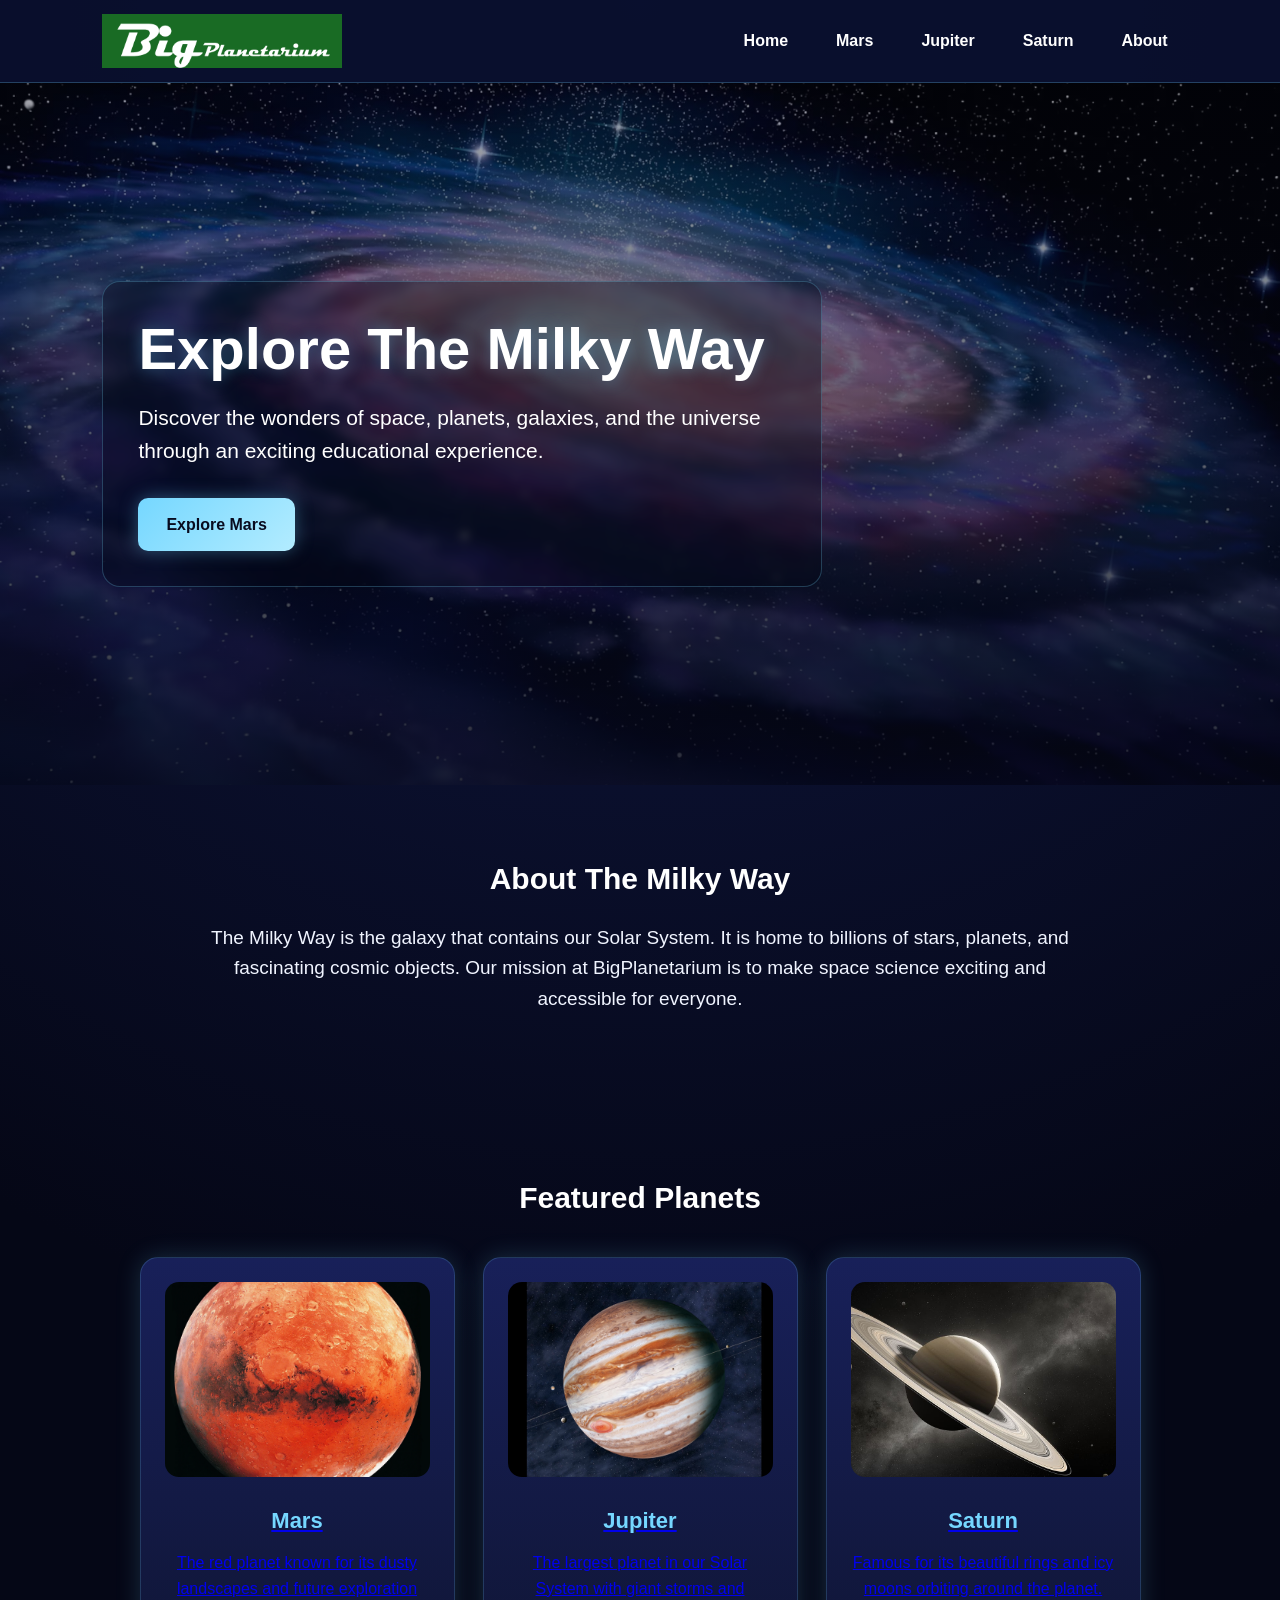
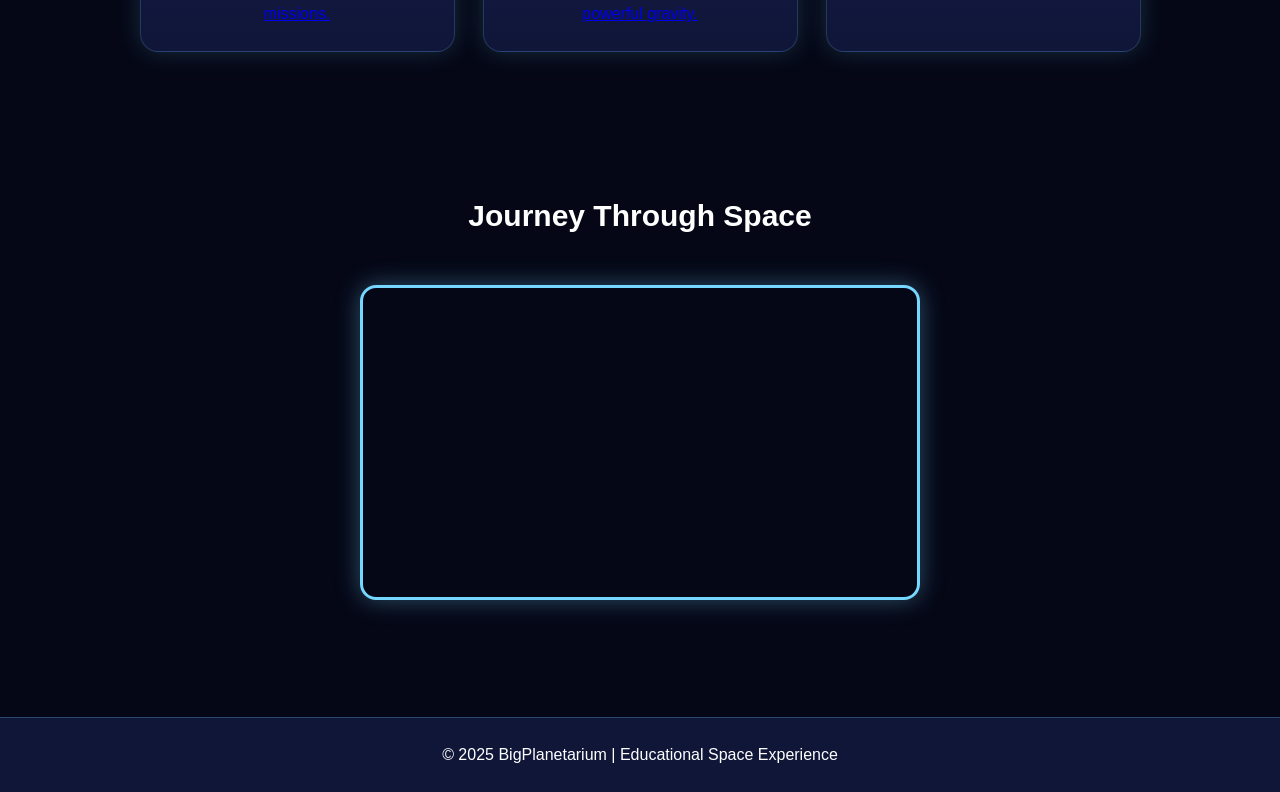
<file: index.html>
<!DOCTYPE html>
<html lang="en">

<head>
    <meta charset="UTF-8">
    <meta name="viewport" content="width=device-width, initial-scale=1.0">
    <title>BigPlanetarium</title>
    <link rel="stylesheet" href="style.css">
</head>

<body>

    <header>
        <nav class="navbar">
            <div class="logo">
                <img src="images/logo.png" alt="BigPlanetarium Logo">
            </div>

            <ul class="nav-links">
                <li><a href="index.html">Home</a></li>
                <li><a href="mars.html">Mars</a></li>
                <li><a href="jupiter.html">Jupiter</a></li>
                <li><a href="saturn.html">Saturn</a></li>
                <li><a href="about.html">About</a></li>
            </ul>
        </nav>
    </header>

    <main>

        <section class="hero">
            <div class="hero-content">
                <h1>Explore The Milky Way</h1>

                <p>
                    Discover the wonders of space, planets, galaxies,
                    and the universe through an exciting educational experience.
                </p>

                <a href="mars.html" class="btn">Explore Mars</a>
            </div>
        </section>

        <section class="about">
            <h2>About The Milky Way</h2>

            <p>
                The Milky Way is the galaxy that contains our Solar System.
                It is home to billions of stars, planets, and fascinating cosmic objects.
                Our mission at BigPlanetarium is to make space science exciting and accessible for everyone.
            </p>
        </section>

        <section class="planets">
            <h2>Featured Planets</h2>

            <div class="planet-container">

                <a href="mars.html" class="planet-card">
                    <img src="images/mars.jpg" alt="Planet Mars">
                    <h3>Mars</h3>
                    <p>The red planet known for its dusty landscapes and future exploration missions.</p>
                </a>

                <a href="jupiter.html" class="planet-card">
                    <img src="images/jupiter.jpg" alt="Planet Jupiter">
                    <h3>Jupiter</h3>
                    <p>The largest planet in our Solar System with giant storms and powerful gravity.</p>
                </a>

                <a href="saturn.html" class="planet-card">
                    <img src="images/saturn.jpg" alt="Planet Saturn">
                    <h3>Saturn</h3>
                    <p>Famous for its beautiful rings and icy moons orbiting around the planet.</p>
                </a>

            </div>
        </section>

        <section class="video-section">
            <h2>Journey Through Space</h2>

            <iframe width="560" height="315"
                src="https://www.youtube.com/embed/libKVRa01L8"
                title="Space Video"
                allowfullscreen>
            </iframe>
        </section>

    </main>

    <footer>
        <p>© 2025 BigPlanetarium | Educational Space Experience</p>
    </footer>

    <script src="script.js"></script>

</body>
</html>
</file>
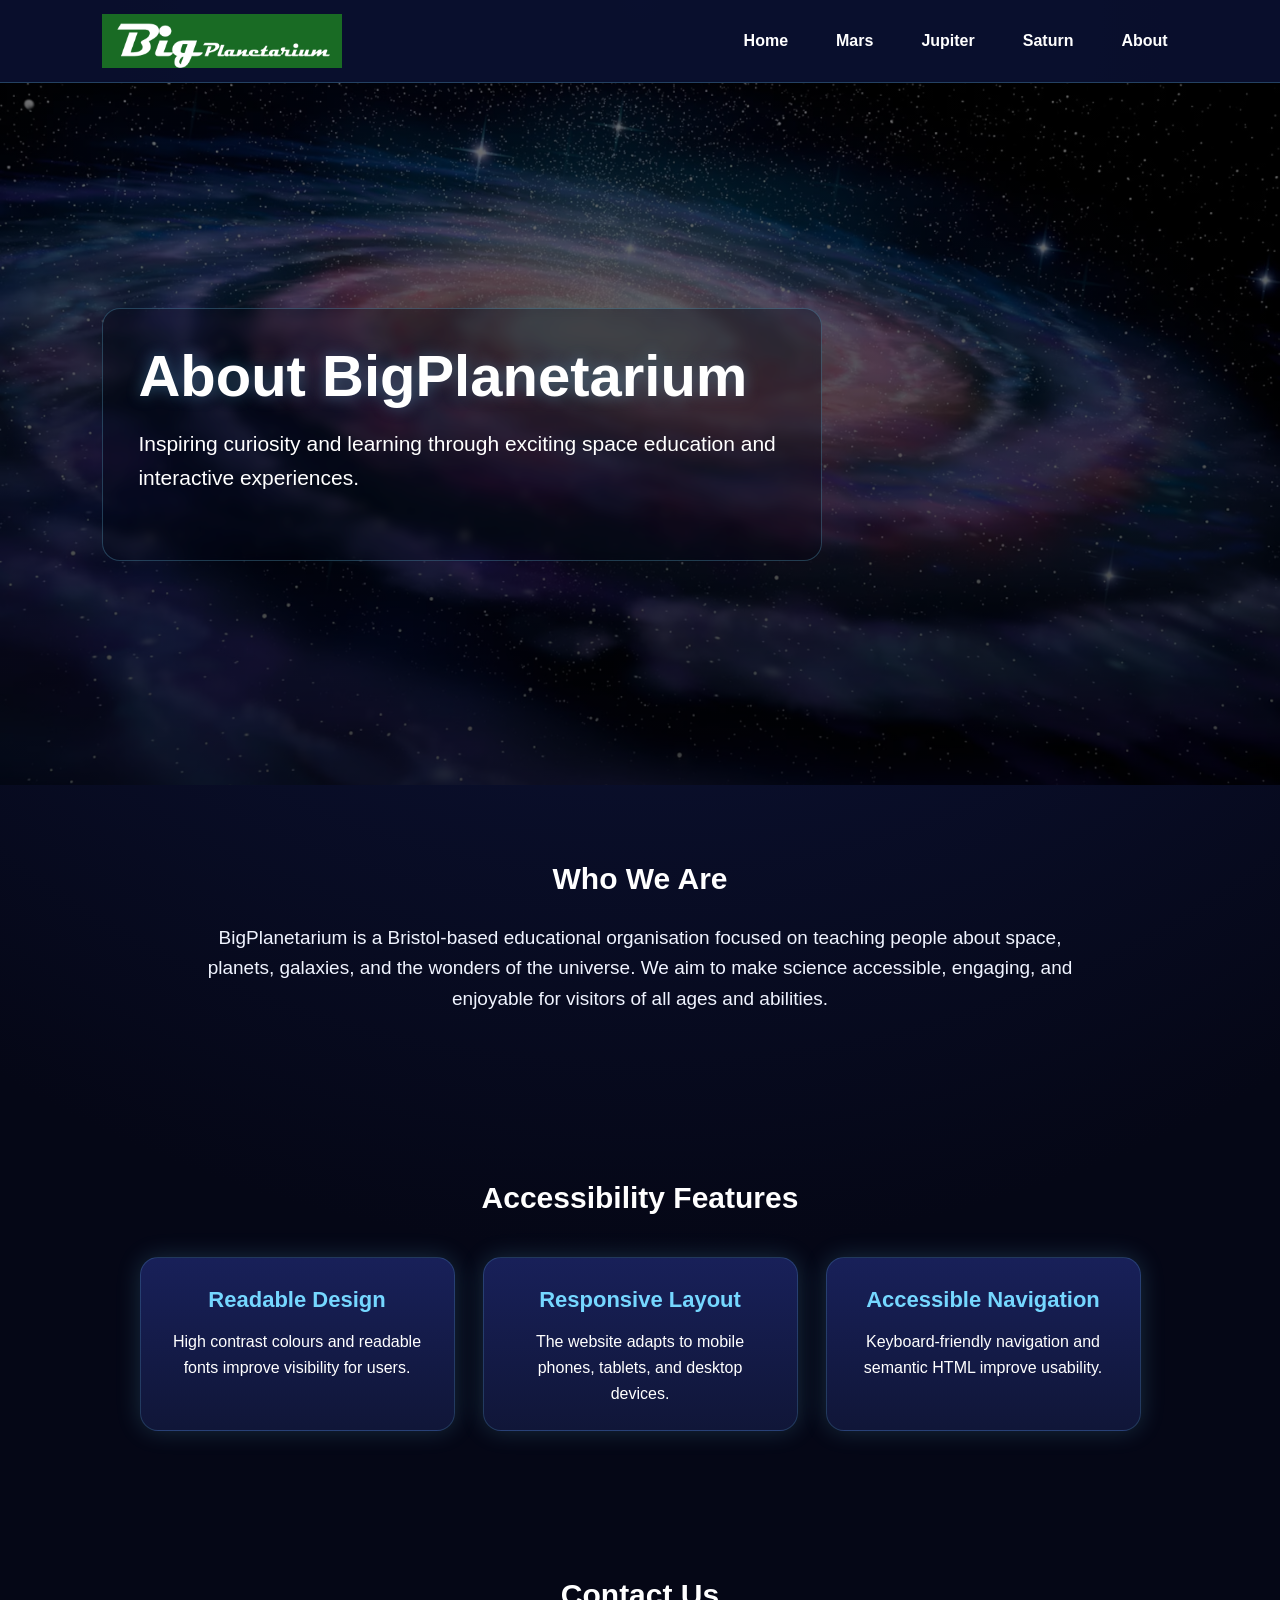
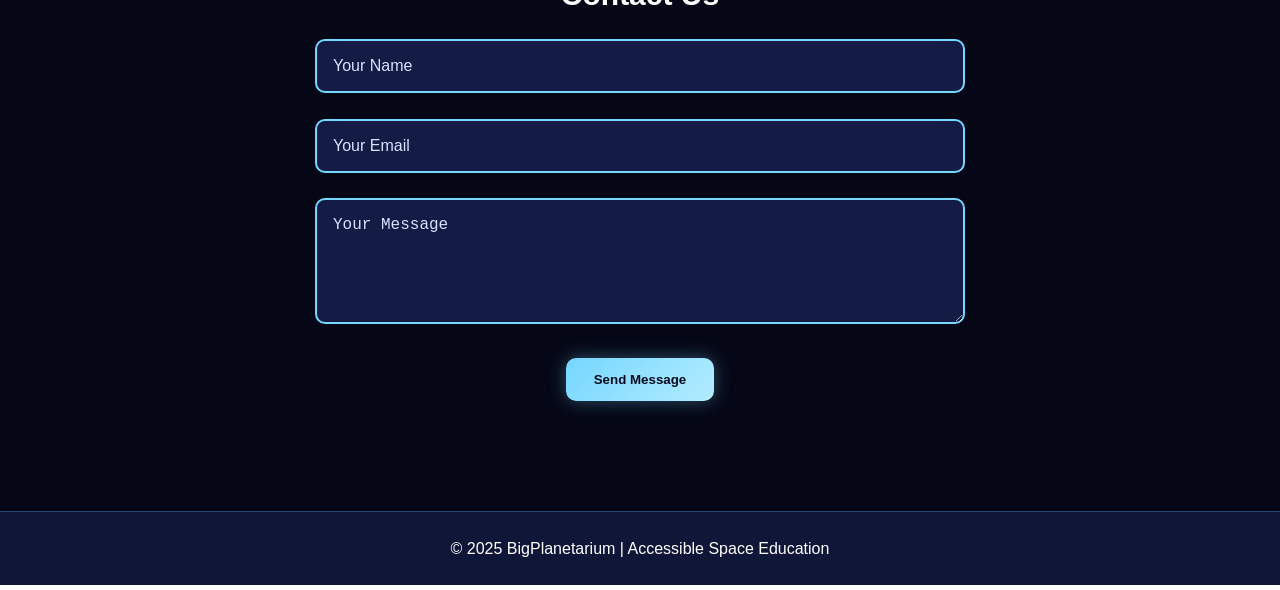
<file: about.html>
<!DOCTYPE html>
<html lang="en">

<head>
    <meta charset="UTF-8">
    <meta name="viewport" content="width=device-width, initial-scale=1.0">
    <title>About | BigPlanetarium</title>
    <link rel="stylesheet" href="style.css">
</head>

<body>

    <header>
        <nav class="navbar">
            <div class="logo">
                <img src="images/logo.png" alt="BigPlanetarium Logo">
            </div>

            <ul class="nav-links">
                <li><a href="index.html">Home</a></li>
                <li><a href="mars.html">Mars</a></li>
                <li><a href="jupiter.html">Jupiter</a></li>
                <li><a href="saturn.html">Saturn</a></li>
                <li><a href="about.html">About</a></li>
            </ul>
        </nav>
    </header>

    <main>

        <section class="hero"
            style="background-image: linear-gradient(rgba(0,0,0,0.55), rgba(0,0,0,0.75)), url('images/milkyway.jpg');">
            <div class="hero-content">
                <h1>About BigPlanetarium</h1>

                <p>
                    Inspiring curiosity and learning through exciting space education and interactive experiences.
                </p>
            </div>
        </section>

        <section class="about">
            <h2>Who We Are</h2>

            <p>
                BigPlanetarium is a Bristol-based educational organisation focused on teaching people about
                space, planets, galaxies, and the wonders of the universe. We aim to make science accessible,
                engaging, and enjoyable for visitors of all ages and abilities.
            </p>
        </section>

        <section class="planets">
            <h2>Accessibility Features</h2>

            <div class="planet-container">

                <div class="planet-card">
                    <h3>Readable Design</h3>
                    <p>High contrast colours and readable fonts improve visibility for users.</p>
                </div>

                <div class="planet-card">
                    <h3>Responsive Layout</h3>
                    <p>The website adapts to mobile phones, tablets, and desktop devices.</p>
                </div>

                <div class="planet-card">
                    <h3>Accessible Navigation</h3>
                    <p>Keyboard-friendly navigation and semantic HTML improve usability.</p>
                </div>

            </div>
        </section>

        <section class="about">
            <h2>Contact Us</h2>

            <form>
                <input type="text" placeholder="Your Name" aria-label="Your Name" required><br><br>

                <input type="email" placeholder="Your Email" aria-label="Your Email" required><br><br>

                <textarea placeholder="Your Message" aria-label="Your Message" rows="5" required></textarea><br><br>

                <button class="btn" type="submit">Send Message</button>
            </form>
        </section>

    </main>

    <footer>
        <p>© 2025 BigPlanetarium | Accessible Space Education</p>
    </footer>

    <script src="script.js"></script>

</body>
</html>
</file>
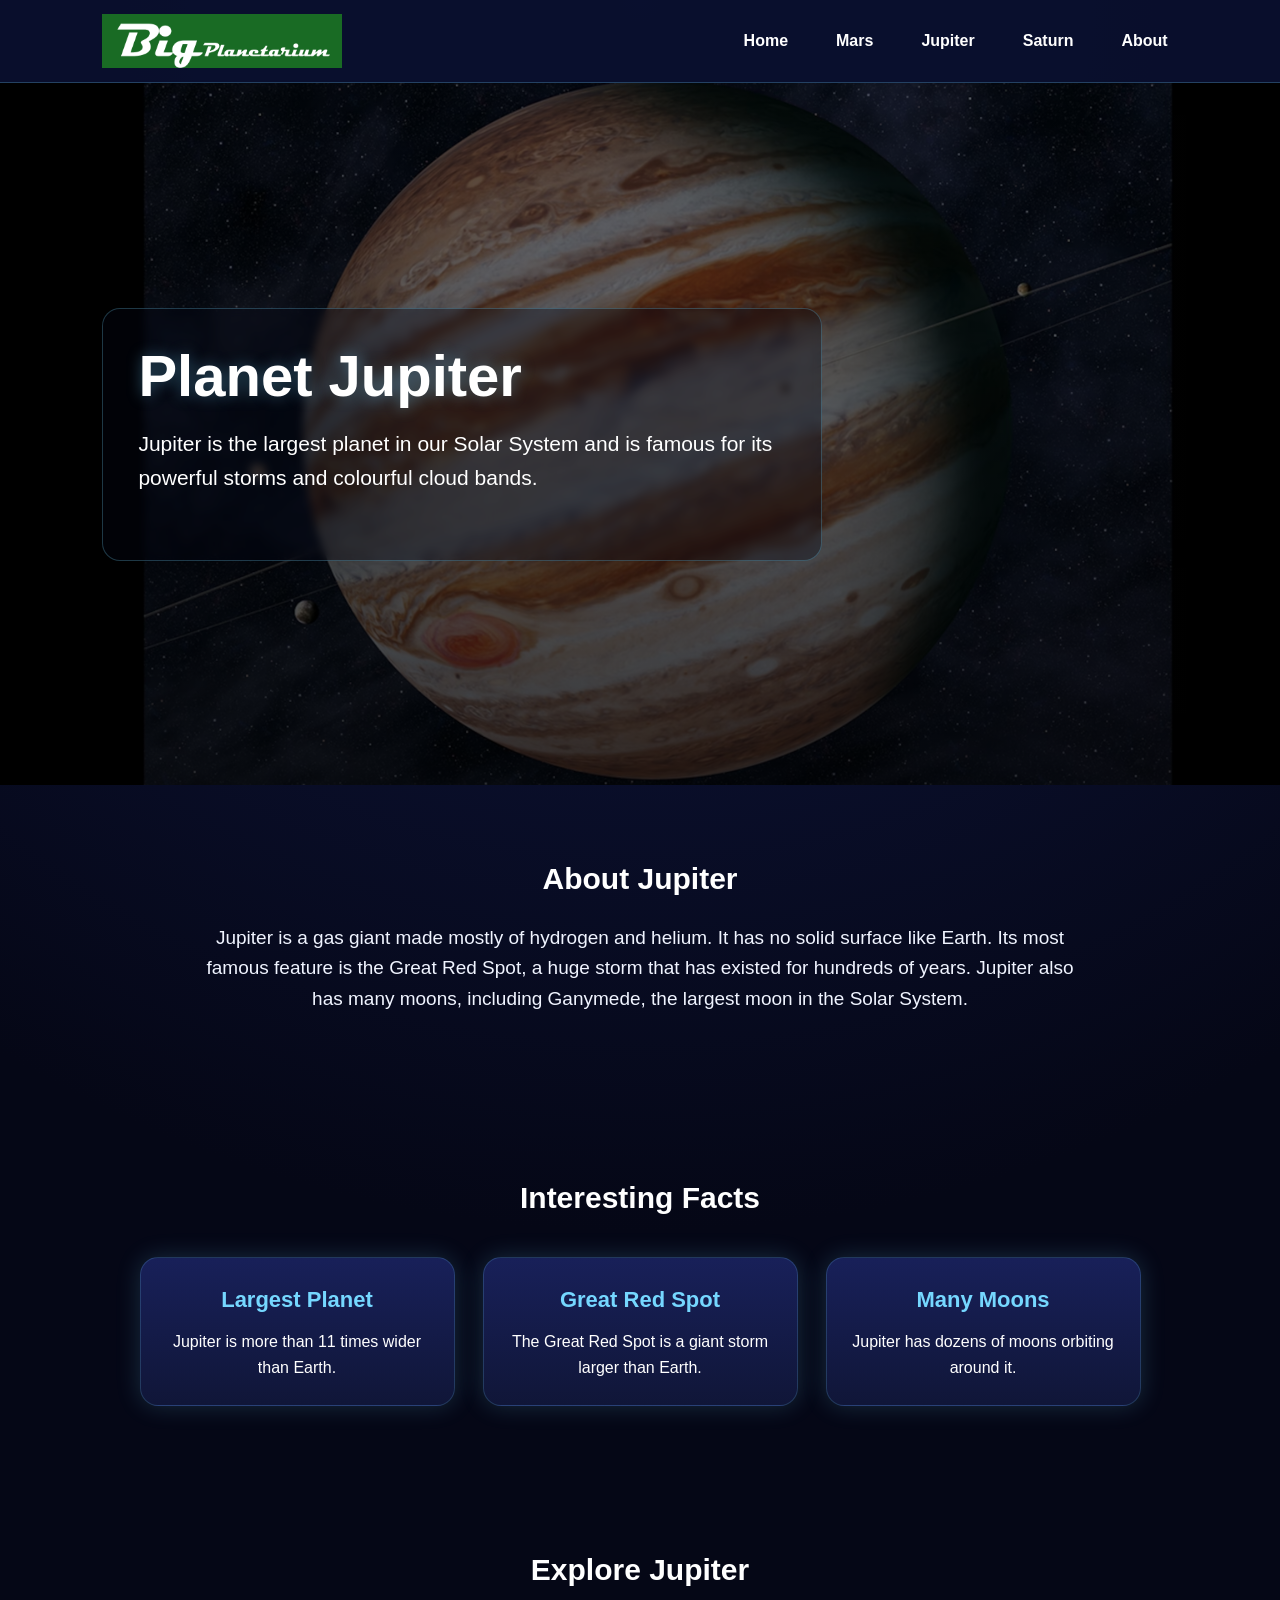
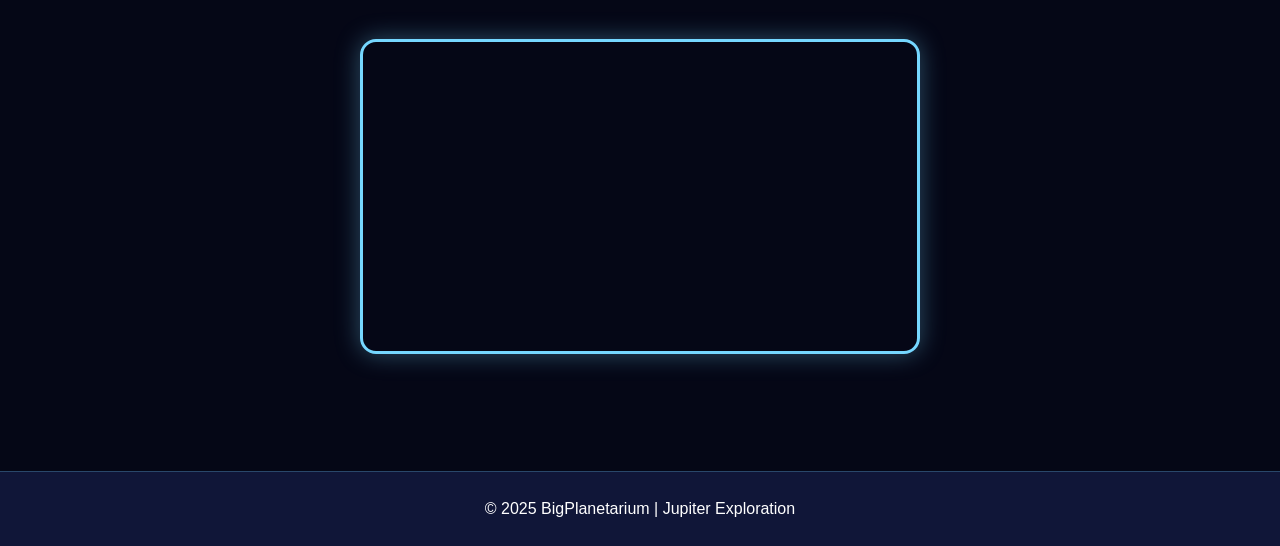
<file: jupiter.html>
<!DOCTYPE html>
<html lang="en">
<head>
    <meta charset="UTF-8">
    <meta name="viewport" content="width=device-width, initial-scale=1.0">
    <title>Jupiter | BigPlanetarium</title>
    <link rel="stylesheet" href="style.css">
</head>

<body>
    <header>
        <nav class="navbar">
            <div class="logo">
                <img src="images/logo.png" alt="BigPlanetarium Logo">
            </div>

            <ul class="nav-links">
                <li><a href="index.html">Home</a></li>
                <li><a href="mars.html">Mars</a></li>
                <li><a href="jupiter.html">Jupiter</a></li>
                <li><a href="saturn.html">Saturn</a></li>
                <li><a href="about.html">About</a></li>
            </ul>
        </nav>
    </header>

    <section class="hero" style="background-image: linear-gradient(rgba(0,0,0,0.55), rgba(0,0,0,0.75)), url('images/jupiter.jpg');">
        <div class="hero-content">
            <h1>Planet Jupiter</h1>
            <p>Jupiter is the largest planet in our Solar System and is famous for its powerful storms and colourful cloud bands.</p>
        </div>
    </section>

    <section class="about">
        <h2>About Jupiter</h2>
        <p>
            Jupiter is a gas giant made mostly of hydrogen and helium. It has no solid surface like Earth.
            Its most famous feature is the Great Red Spot, a huge storm that has existed for hundreds of years.
            Jupiter also has many moons, including Ganymede, the largest moon in the Solar System.
        </p>
    </section>

    <section class="planets">
        <h2>Interesting Facts</h2>

        <div class="planet-container">
            <div class="planet-card">
                <h3>Largest Planet</h3>
                <p>Jupiter is more than 11 times wider than Earth.</p>
            </div>

            <div class="planet-card">
                <h3>Great Red Spot</h3>
                <p>The Great Red Spot is a giant storm larger than Earth.</p>
            </div>

            <div class="planet-card">
                <h3>Many Moons</h3>
                <p>Jupiter has dozens of moons orbiting around it.</p>
            </div>
        </div>
    </section>

    <section class="video-section">
        <h2>Explore Jupiter</h2>

        <iframe width="560" height="315"
            src="https://www.youtube.com/embed/PtkqwslbLY8"
            title="Jupiter Video"
            allowfullscreen>
        </iframe>
    </section>

    <footer>
        <p>© 2025 BigPlanetarium | Jupiter Exploration</p>
    </footer>

    <script src="script.js"></script>
</body>
</html>
</file>
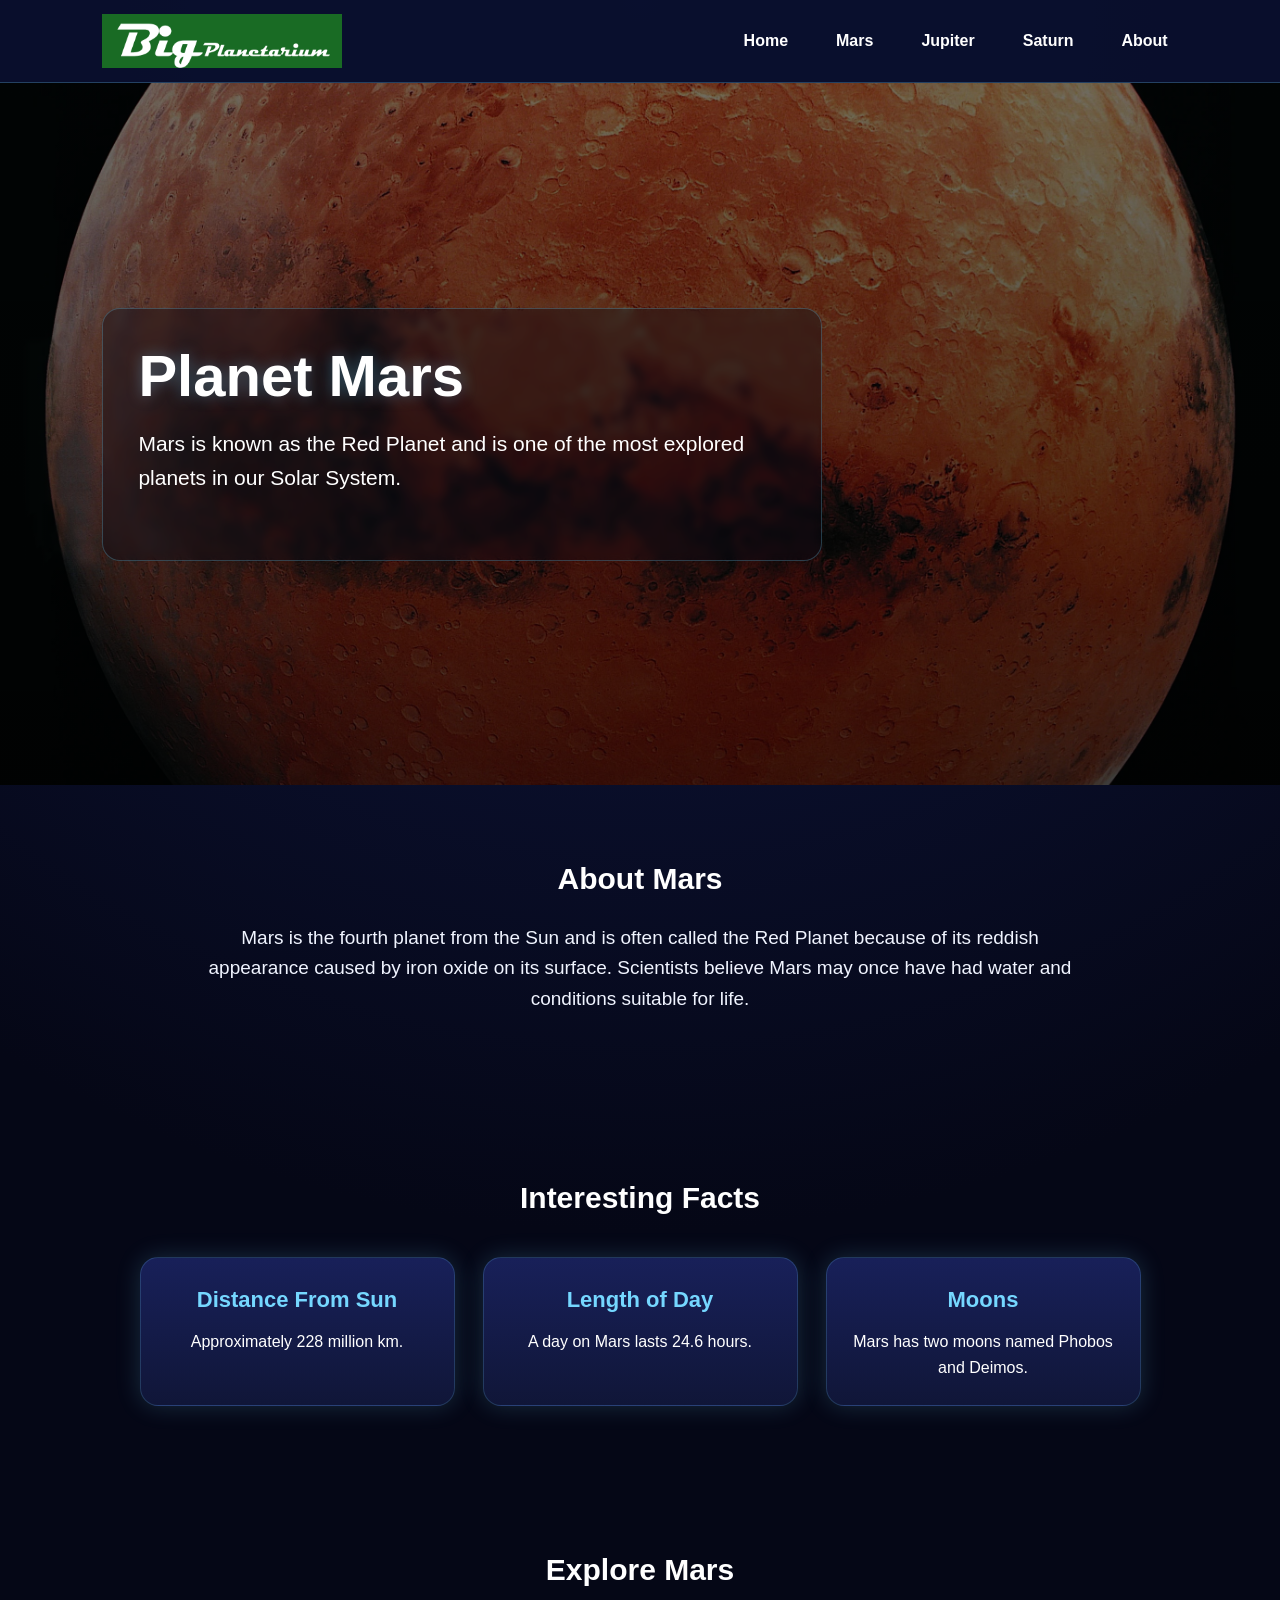
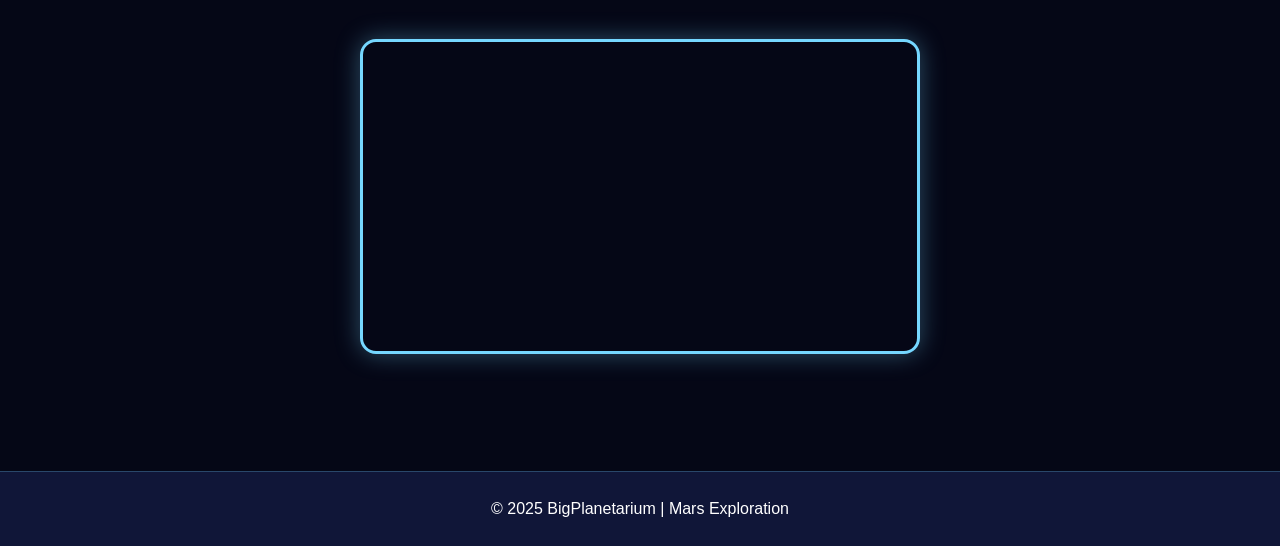
<file: mars.html>
<!DOCTYPE html>
<html lang="en">

<head>
    <meta charset="UTF-8">
    <meta name="viewport" content="width=device-width, initial-scale=1.0">
    <title>Mars | BigPlanetarium</title>
    <link rel="stylesheet" href="style.css">
</head>

<body>

    <header>
        <nav class="navbar">
            <div class="logo">
                <img src="images/logo.png" alt="BigPlanetarium Logo">
            </div>

            <ul class="nav-links">
                <li><a href="index.html">Home</a></li>
                <li><a href="mars.html">Mars</a></li>
                <li><a href="jupiter.html">Jupiter</a></li>
                <li><a href="saturn.html">Saturn</a></li>
                <li><a href="about.html">About</a></li>
            </ul>
        </nav>
    </header>

    <main>

        <section class="hero"
            style="background-image: linear-gradient(rgba(0,0,0,0.55), rgba(0,0,0,0.75)), url('images/mars.jpg');">
            <div class="hero-content">
                <h1>Planet Mars</h1>

                <p>
                    Mars is known as the Red Planet and is one of the most explored planets
                    in our Solar System.
                </p>
            </div>
        </section>

        <section class="about">
            <h2>About Mars</h2>

            <p>
                Mars is the fourth planet from the Sun and is often called the Red Planet
                because of its reddish appearance caused by iron oxide on its surface.
                Scientists believe Mars may once have had water and conditions suitable for life.
            </p>
        </section>

        <section class="planets">
            <h2>Interesting Facts</h2>

            <div class="planet-container">

                <div class="planet-card">
                    <h3>Distance From Sun</h3>
                    <p>Approximately 228 million km.</p>
                </div>

                <div class="planet-card">
                    <h3>Length of Day</h3>
                    <p>A day on Mars lasts 24.6 hours.</p>
                </div>

                <div class="planet-card">
                    <h3>Moons</h3>
                    <p>Mars has two moons named Phobos and Deimos.</p>
                </div>

            </div>
        </section>

        <section class="video-section">
            <h2>Explore Mars</h2>

            <iframe width="560" height="315"
                src="https://www.youtube.com/embed/D8pnmwOXhoY"
                title="Mars Video"
                allowfullscreen>
            </iframe>
        </section>

    </main>

    <footer>
        <p>© 2025 BigPlanetarium | Mars Exploration</p>
    </footer>

    <script src="script.js"></script>

</body>
</html>
</file>
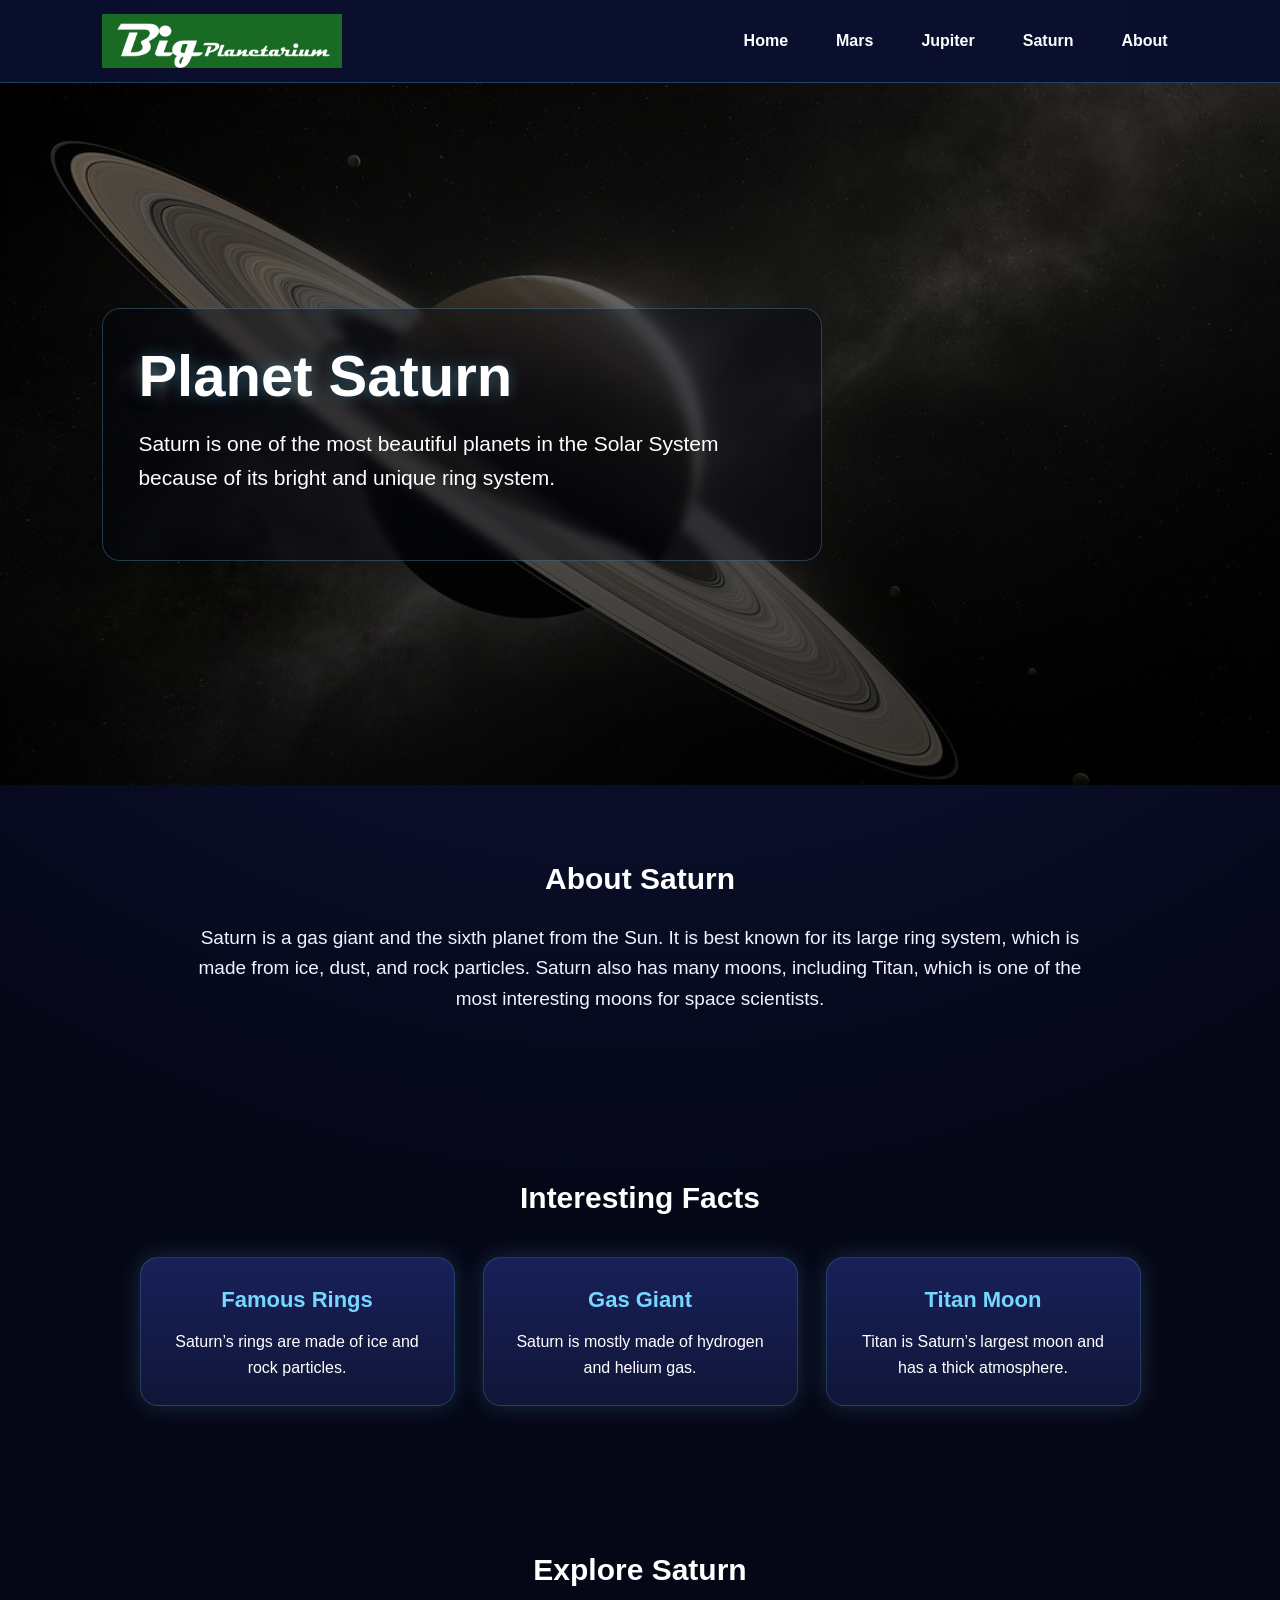
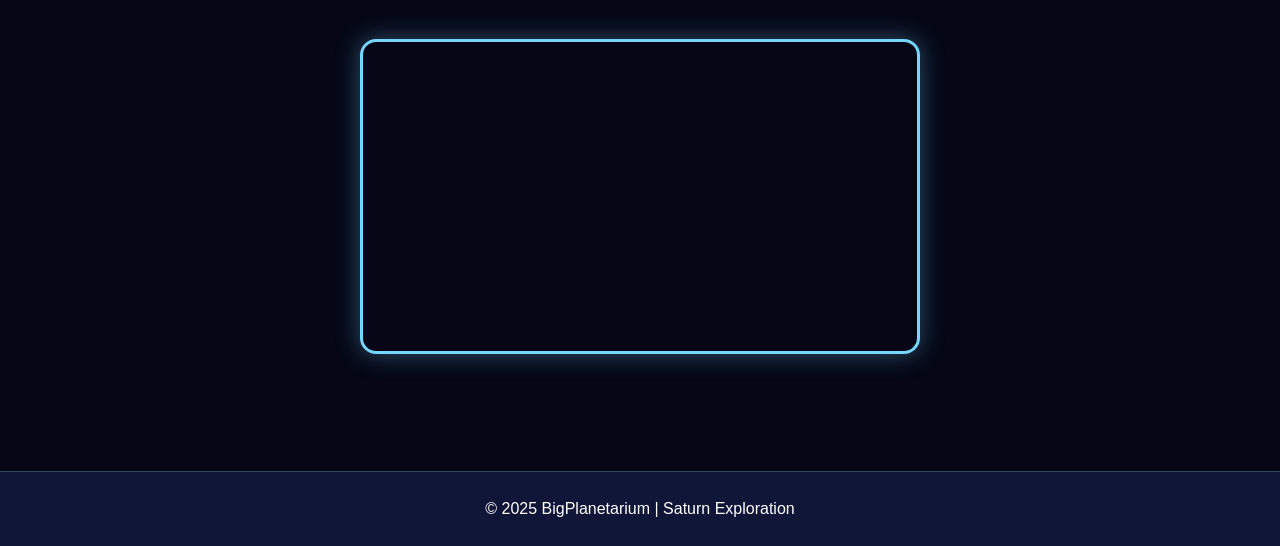
<file: saturn.html>
<!DOCTYPE html>
<html lang="en">
<head>
    <meta charset="UTF-8">
    <meta name="viewport" content="width=device-width, initial-scale=1.0">
    <title>Saturn | BigPlanetarium</title>
    <link rel="stylesheet" href="style.css">
</head>

<body>
    <header>
        <nav class="navbar">
            <div class="logo">
                <img src="images/logo.png" alt="BigPlanetarium Logo">
            </div>

            <ul class="nav-links">
                <li><a href="index.html">Home</a></li>
                <li><a href="mars.html">Mars</a></li>
                <li><a href="jupiter.html">Jupiter</a></li>
                <li><a href="saturn.html">Saturn</a></li>
                <li><a href="about.html">About</a></li>
            </ul>
        </nav>
    </header>

    <section class="hero" style="background-image: linear-gradient(rgba(0,0,0,0.55), rgba(0,0,0,0.75)), url('images/saturn.jpg');">
        <div class="hero-content">
            <h1>Planet Saturn</h1>
            <p>Saturn is one of the most beautiful planets in the Solar System because of its bright and unique ring system.</p>
        </div>
    </section>

    <section class="about">
        <h2>About Saturn</h2>
        <p>
            Saturn is a gas giant and the sixth planet from the Sun. It is best known for its large ring system,
            which is made from ice, dust, and rock particles. Saturn also has many moons, including Titan,
            which is one of the most interesting moons for space scientists.
        </p>
    </section>

    <section class="planets">
        <h2>Interesting Facts</h2>

        <div class="planet-container">
            <div class="planet-card">
                <h3>Famous Rings</h3>
                <p>Saturn’s rings are made of ice and rock particles.</p>
            </div>

            <div class="planet-card">
                <h3>Gas Giant</h3>
                <p>Saturn is mostly made of hydrogen and helium gas.</p>
            </div>

            <div class="planet-card">
                <h3>Titan Moon</h3>
                <p>Titan is Saturn’s largest moon and has a thick atmosphere.</p>
            </div>
        </div>
    </section>

    <section class="video-section">
        <h2>Explore Saturn</h2>

        <iframe width="560" height="315"
            src="https://www.youtube.com/embed/epZdZaEQhS0"
            title="Saturn Video"
            allowfullscreen>
        </iframe>
    </section>

    <footer>
        <p>© 2025 BigPlanetarium | Saturn Exploration</p>
    </footer>

    <script src="script.js"></script>
</body>
</html>
</file>
<file: style.css>
/* General page styling */
* {
    margin: 0;
    padding: 0;
    box-sizing: border-box;
}

html {
    scroll-behavior: smooth;
}

body {
    font-family: Arial, Helvetica, sans-serif;
    background: radial-gradient(circle at top, #111a4a, #050716 55%);
    color: #ffffff;
    line-height: 1.6;
}

/* Navigation bar */
.navbar {
    background: rgba(10, 15, 45, 0.95);
    display: flex;
    justify-content: space-between;
    align-items: center;
    padding: 14px 8%;
    position: sticky;
    top: 0;
    z-index: 1000;
    border-bottom: 1px solid rgba(117, 215, 255, 0.25);
}

.logo img {
    width: 240px;
    height: auto;
    display: block;
    object-fit: contain;
}

.nav-links {
    list-style: none;
    display: flex;
    gap: 28px;
}

.nav-links a {
    color: #ffffff;
    text-decoration: none;
    font-weight: bold;
    padding: 8px 10px;
    border-radius: 8px;
}

.nav-links a:hover,
.nav-links a:focus {
    color: #080b1f;
    background-color: #75d7ff;
    outline: 3px solid #ffffff;
}

/* Hero section */
.hero {
    min-height: 78vh;
    background-image: linear-gradient(rgba(5, 7, 22, 0.35), rgba(5, 7, 22, 0.85)), url("images/milkyway.jpg");
    background-size: cover;
    background-position: center;
    display: flex;
    align-items: center;
    padding: 0 8%;
}

.hero-content {
    max-width: 720px;
    background: rgba(5, 7, 22, 0.35);
    padding: 35px;
    border-radius: 18px;
    border: 1px solid rgba(117, 215, 255, 0.25);
    backdrop-filter: blur(4px);
}

.hero h1 {
    font-size: 58px;
    line-height: 1.1;
    margin-bottom: 20px;
    text-shadow: 0 0 15px rgba(117, 215, 255, 0.35);
}

.hero p {
    font-size: 21px;
    margin-bottom: 30px;
}

.btn {
    display: inline-block;
    background: linear-gradient(135deg, #75d7ff, #b3ecff);
    color: #080b1f;
    padding: 14px 28px;
    border-radius: 10px;
    text-decoration: none;
    font-weight: bold;
    border: none;
    cursor: pointer;
    box-shadow: 0 0 18px rgba(117, 215, 255, 0.35);
}

.btn:hover,
.btn:focus {
    background: #ffffff;
    outline: 3px solid #75d7ff;
    transform: translateY(-2px);
}

/* Sections */
.about,
.planets,
.video-section {
    padding: 70px 8%;
    text-align: center;
}

.about h2,
.planets h2,
.video-section h2 {
    font-size: 30px;
    margin-bottom: 20px;
}

.about p {
    max-width: 900px;
    margin: 20px auto;
    font-size: 19px;
    color: #f0f4ff;
}

/* Planet cards */
.planet-container {
    display: flex;
    gap: 28px;
    justify-content: center;
    margin-top: 35px;
    flex-wrap: wrap;
}

.planet-card {
    background: linear-gradient(180deg, #182059, #101638);
    border-radius: 18px;
    width: 315px;
    padding: 24px;
    box-shadow: 0 0 25px rgba(117, 215, 255, 0.18);
    border: 1px solid rgba(117, 215, 255, 0.18);
    transition: transform 0.3s, border 0.3s, box-shadow 0.3s;
}

.planet-card:hover {
    transform: translateY(-10px);
    border: 1px solid #75d7ff;
    box-shadow: 0 0 30px rgba(117, 215, 255, 0.35);
}

.planet-card img {
    width: 100%;
    height: 195px;
    object-fit: cover;
    border-radius: 14px;
    margin-bottom: 18px;
}

.planet-card h3 {
    color: #75d7ff;
    margin-bottom: 12px;
    font-size: 22px;
}

/* JavaScript active card effect */
.active-card {
    border: 3px solid #75d7ff;
    transform: scale(1.03);
}

/* Video */
.video-section iframe {
    margin-top: 25px;
    max-width: 100%;
    border: 3px solid #75d7ff;
    border-radius: 16px;
    box-shadow: 0 0 25px rgba(117, 215, 255, 0.35);
}

/* Contact form */
form {
    margin-top: 20px;
}

form input,
form textarea {
    width: 90%;
    max-width: 650px;
    padding: 16px;
    border-radius: 10px;
    border: 2px solid #75d7ff;
    font-size: 16px;
    background-color: #141b45;
    color: #ffffff;
}

form input::placeholder,
form textarea::placeholder {
    color: #d7e2ff;
}

form input:focus,
form textarea:focus {
    outline: 3px solid #ffffff;
}

/* Footer */
footer {
    background-color: #101638;
    text-align: center;
    padding: 24px;
    margin-top: 40px;
    border-top: 1px solid rgba(117, 215, 255, 0.25);
}

/* Mobile responsive design */
@media screen and (max-width: 768px) {
    .navbar {
        flex-direction: column;
        gap: 15px;
        padding: 18px;
    }

    .logo img {
        width: 135px;
    }

    .nav-links {
        flex-direction: column;
        text-align: center;
        gap: 10px;
    }

    .hero {
        min-height: 70vh;
        text-align: center;
        justify-content: center;
        padding: 40px 6%;
    }

    .hero-content {
        padding: 25px;
    }

    .hero h1 {
        font-size: 38px;
    }

    .hero p {
        font-size: 17px;
    }

    .planet-card {
        width: 100%;
    }
}
</file>
